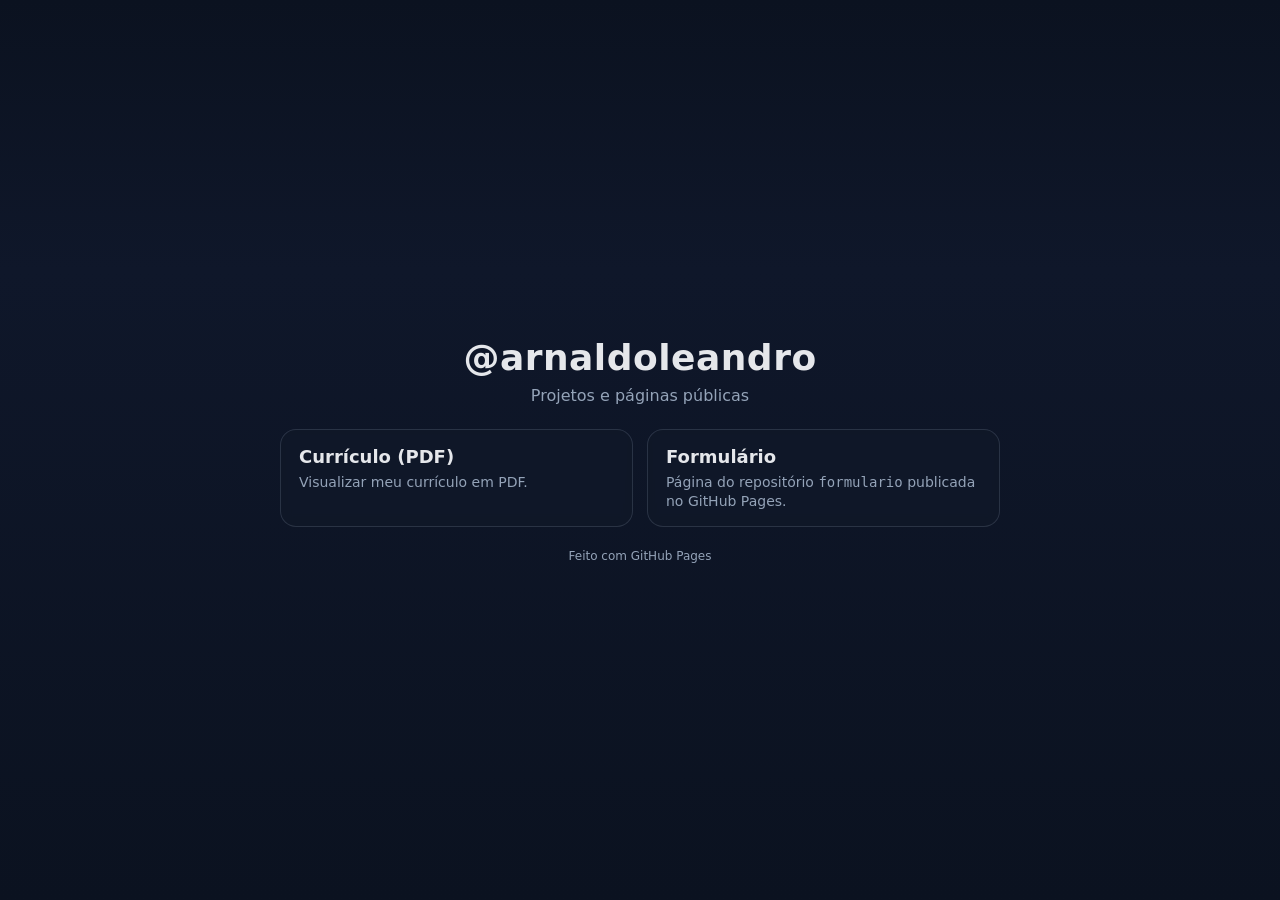
<file: index.html>
<!doctype html>
<html lang="pt-br">
<head>
  <meta charset="utf-8">
  <title>Arnaldo — Links</title>
  <meta name="viewport" content="width=device-width, initial-scale=1">
  <style>
    :root { --bg:#0f172a; --card:#111827; --fg:#e5e7eb; --muted:#94a3b8; }
    * { box-sizing:border-box; }
    body {
      margin:0; font-family:system-ui,-apple-system,Segoe UI,Roboto,Ubuntu,Arial;
      background:linear-gradient(180deg,#0b1220,#0f172a 30%,#0b1220);
      color:var(--fg); display:flex; min-height:100svh; align-items:center; justify-content:center; padding:24px;
    }
    .wrap { width:100%; max-width:720px; }
    header { text-align:center; margin-bottom:24px; }
    h1 { margin:0 0 8px; font-size:clamp(24px,4vw,36px); letter-spacing:.5px; }
    p.lead { margin:0; color:var(--muted); }
    .grid {
      display:grid; gap:14px;
      grid-template-columns:repeat(auto-fit,minmax(240px,1fr));
      margin-top:20px;
    }
    a.card {
      display:block; padding:16px 18px; text-decoration:none; color:inherit;
      background:rgba(17,24,39,.8); border:1px solid rgba(148,163,184,.2);
      border-radius:16px; backdrop-filter:saturate(140%) blur(6px);
      transition:.2s transform ease, .2s border-color ease, .2s box-shadow ease;
    }
    a.card:hover { transform:translateY(-2px); border-color:#94a3b8; box-shadow:0 8px 24px rgba(0,0,0,.35); }
    .card h2 { margin:0 0 6px; font-size:18px; }
    .card p { margin:0; color:var(--muted); font-size:14px; line-height:1.3; }
    footer { text-align:center; margin-top:22px; color:var(--muted); font-size:12px; }
  </style>
</head>
<body>
  <main class="wrap">
    <header>
      <h1>@arnaldoleandro</h1>
      <p class="lead">Projetos e páginas públicas</p>
    </header>

    <section class="grid">
      <a class="card" href="./resume.html">
        <h2>Currículo (PDF)</h2>
        <p>Visualizar meu currículo em PDF.</p>
      </a>

      <a class="card" href="https://arnaldoleandro.github.io/formulario/">
        <h2>Formulário</h2>
        <p>Página do repositório <code>formulario</code> publicada no GitHub Pages.</p>
      </a>

      <!-- Exemplo de novo link futuro:
      <a class="card" href="https://arnaldoleandro.github.io/outro-projeto/">
        <h2>Outro Projeto</h2>
        <p>Descrição curta do projeto.</p>
      </a>
      -->
    </section>

    <footer>Feito com GitHub Pages</footer>
  </main>
</body>
</html>
</file>
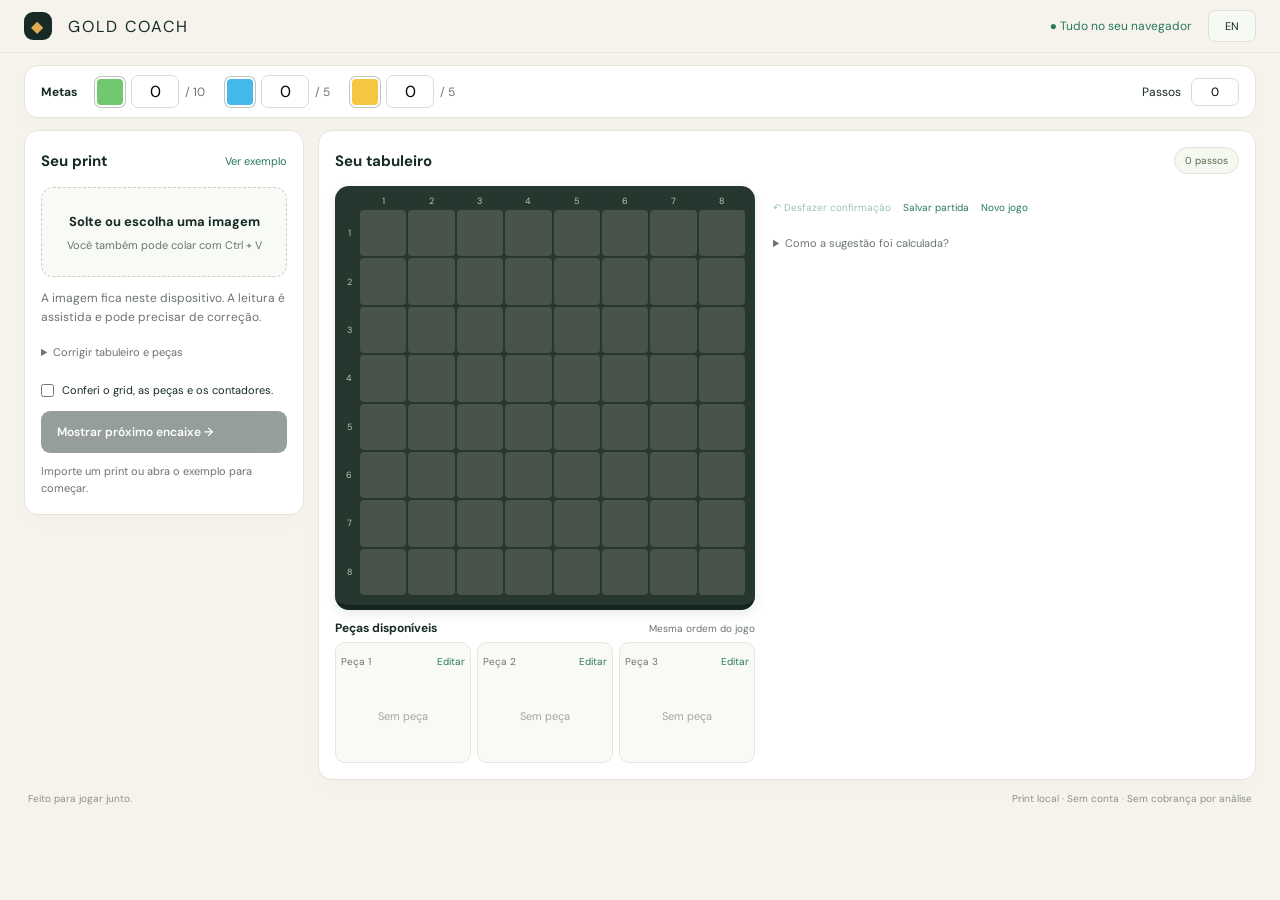
<file: gold-prospecting/index.html>
﻿<!doctype html>
<html lang="pt-BR">
<head><meta charset="utf-8"><meta name="viewport" content="width=device-width,initial-scale=1"><meta name="theme-color" content="#172a25"><title>Gold Coach · seu próximo encaixe</title><link rel="stylesheet" href="style.css"></head>
<body>
<header class="mast"><a class="brand" href="./"><span class="brand-mark">◆</span> GOLD <b>COACH</b></a><div class="mast-actions"><span class="local-badge">● Tudo no seu navegador</span><button id="language" class="secondary" aria-label="Change language">EN</button></div></header>
<main>
<section class="targets-bar card" aria-label="Confira as metas"><strong>Metas</strong><div id="goals" class="goals"></div><label class="moves-label">Passos <input id="moves" type="number" min="0" max="198" value="0"></label></section>
<div class="workspace">
<aside class="input-panel card">
<div class="section-title"><h2>Seu print</h2><button id="demo" class="text-button">Ver exemplo</button></div>
<label id="dropzone" class="dropzone" tabindex="0"><strong>Solte ou escolha uma imagem</strong><span>Você também pode colar com Ctrl + V</span><input id="file" type="file" accept="image/*"></label>
<div id="capture-panel" hidden><div class="capture-wrap"><canvas id="capture" aria-label="Print importado; clique para ajustar a área"></canvas></div><div class="capture-tools"><button id="calibrate" class="secondary">Ajustar área do grid</button><button id="clear-image" class="text-button">Remover print</button></div></div>
<p id="capture-note" class="muted">A imagem fica neste dispositivo. A leitura é assistida e pode precisar de correção.</p>
<details class="editing"><summary>Corrigir tabuleiro e peças</summary><div id="palette" class="palette"></div><button id="edit-board" class="secondary">Ativar edição do grid</button></details>
<label class="check"><input id="confirmed" type="checkbox"><span>Conferi o grid, as peças e os contadores.</span></label>
<button id="solve" class="primary" disabled>Mostrar próximo encaixe →</button>
<p id="status" role="status" aria-live="polite" class="status">Importe um print ou abra o exemplo para começar.</p>
</aside>
<section class="board-panel card"><div class="section-title"><h2>Seu tabuleiro</h2><span id="step-badge" class="pill">0 passos</span></div>
<div class="play-area"><div class="board-stage">
<div class="board-shell"><div id="board" class="board" role="grid" aria-label="Tabuleiro 8 por 8, linhas e colunas começam em 1"></div></div>
<div class="tray-header"><h3>Peças disponíveis</h3><span>Mesma ordem do jogo</span></div><div id="pieces" class="pieces"></div>
</div><div class="move-panel">
<div id="recommendation" class="recommendation" hidden><p id="result-kind" class="eyebrow">PRÓXIMA COLOCAÇÃO</p><h2 id="result-title"></h2><p id="result-text"></p><ul id="result-cells"></ul><div class="action-row"><button id="apply" class="primary">Já coloquei no jogo ✓</button><button id="hide" class="secondary">Ocultar destaque</button></div><p class="small muted">Confirme só depois de colocar a peça no jogo real. Se algo ficou diferente, importe o novo print e confira.</p></div>
<div class="board-footer"><button id="undo" class="text-button" disabled>↶ Desfazer confirmação</button><button id="export" class="text-button">Salvar partida</button><button id="reset" class="text-button">Novo jogo</button></div>
<details id="technical"><summary>Como a sugestão foi calculada?</summary><p class="muted small">DQN com busca de duas colocações e finalizador certificado. Usa só o grid e as peças visíveis. A primeira análise baixa o motor; as seguintes reutilizam o carregamento. É uma sugestão, sem garantia de mínimo global.</p><p id="output-empty" class="muted small">Nenhuma análise ainda.</p><pre id="output"></pre></details>
</div></div></section></div>
<footer class="footer"><span>Feito para jogar junto.</span><span>Print local · Sem conta · Sem cobrança por análise</span></footer></main>
<dialog id="piece-dialog" aria-labelledby="editor-title"><div id="piece-editor"><div class="section-title"><h2 id="editor-title">Editar peça</h2><button id="editor-close" class="text-button">Fechar</button></div><p class="muted">Escolha um formato e toque nos blocos para mudar a cor.</p><div class="piece-workspace"><section><h3>Formatos prontos</h3><div id="shape-picker" class="shape-picker"></div></section><section class="piece-painter"><h3>Cor dos blocos</h3><div id="piece-palette" class="palette"></div><div id="editor-grid" class="editor-grid"></div><div class="capture-tools"><button id="rotate-piece" class="secondary">Girar</button><button id="mirror-piece" class="secondary">Espelhar</button><button id="freehand" class="secondary" aria-pressed="false">Desenho livre</button></div><div class="capture-tools"><button id="editor-done" class="primary">Concluir peça</button><button id="editor-clear" class="text-button">Remover peça</button></div></section></div></div></dialog>
<script type="module" src="app.js"></script></body></html>
</file>
<file: gold-prospecting/style.css>
@import url('https://fonts.googleapis.com/css2?family=DM+Sans:wght@400;500;600;700&family=Manrope:wght@400;600;700;800&display=swap');
:root{--ink:#172a25;--muted:#6b746e;--paper:#f5f3ec;--gold:#e0ad52;--line:#e5e5da;--green:#28785c;font-family:'DM Sans',sans-serif;color:var(--ink);background:var(--paper);font-synthesis:none}*{box-sizing:border-box}body{margin:0}button,input,select{font:inherit}button{cursor:pointer}button:disabled{cursor:default;opacity:.45}button:focus-visible,input:focus-visible,summary:focus-visible,label:focus-visible,select:focus-visible{outline:3px solid #d0a13b;outline-offset:3px}.mast{display:flex;justify-content:space-between;align-items:center;max-width:1280px;padding:28px 40px;margin:auto;border-bottom:1px solid var(--line)}.brand{text-decoration:none;letter-spacing:2px;font-size:16px;color:var(--ink)}.brand b{font-weight:400}.brand-mark{display:inline-grid;place-items:center;background:var(--ink);color:var(--gold);border-radius:9px;width:32px;height:32px;margin-right:10px}.local-badge{font-size:12px;color:var(--green)}main{max-width:1280px;margin:auto;padding:36px 40px 20px}.intro{display:grid;grid-template-columns:1fr 1fr;align-items:end;margin:0 0 32px;gap:0 32px}.eyebrow{font-size:11px;letter-spacing:1.8px;font-weight:700}.intro .eyebrow{grid-column:1/-1;margin-top:0;color:#8a783c}h1{font:800 clamp(36px,4vw,54px)/1.08 Manrope,sans-serif;letter-spacing:-2px;margin:5px 0 0}h1 em{font-style:normal;color:var(--green)}.intro>p:last-child{max-width:350px;color:var(--muted);font-size:15px;line-height:1.7;margin:0 0 5px;justify-self:end}.workspace{display:grid;grid-template-columns:350px minmax(0,1fr);gap:24px;align-items:start}.card{background:#fff;border:1px solid var(--line);border-radius:20px;padding:24px;box-shadow:0 6px 24px #172a2504}.section-title{display:flex;align-items:center;gap:10px;margin-bottom:18px}.section-title h2{font-size:16px;margin:0;font-weight:700}.number{font-size:10px;letter-spacing:1px;color:#8b947f;border:1px solid var(--line);padding:5px;border-radius:6px}.section-title .text-button{margin-left:auto;font-size:11px}.dropzone{border:1.5px dashed #c9d0c5;border-radius:12px;display:flex;flex-direction:column;align-items:center;text-align:center;gap:10px;padding:24px 12px;background:#f8faf6;cursor:pointer}.dropzone.drag{border-color:var(--green);background:#e9f4eb}.dropzone input{display:none}.upload-icon{font-size:24px;line-height:1;border-radius:50%;background:#e6ede1;width:42px;height:42px;padding-top:8px}.dropzone strong{font-size:13px}.dropzone>span:last-of-type{font-size:11px;color:var(--muted)}.muted{font-size:12px;color:var(--muted);line-height:1.55}.small{font-size:11px}.divider{height:1px;background:var(--line);margin:24px 0}.goals{display:flex;flex-direction:column;gap:9px}.goal{display:flex;align-items:center;gap:8px}.goal select{flex:1;min-width:0;background:#f7f8f4;border:1px solid var(--line);border-radius:7px;padding:7px}.goal input,.moves-label input{width:54px;text-align:center;border:1px solid #d8ddd2;border-radius:7px;padding:7px}.goal span{font-size:12px;color:var(--muted)}.moves-label{display:flex;justify-content:space-between;align-items:center;font-size:12px;margin:16px 0 0}.check{display:flex;gap:8px;font-size:11px;line-height:1.5;margin:20px 0 14px;align-items:start}.check input{accent-color:var(--green);margin:2px 0 0}.primary{background:var(--ink);color:#fff;border:0;border-radius:9px;padding:13px 16px;font-weight:600;font-size:12px}.input-panel>.primary{width:100%;display:flex;justify-content:space-between}.primary:not(:disabled):hover{background:#2d4a3e}.secondary{border:1px solid #dbe1d5;background:#f7f9f4;border-radius:7px;padding:8px 10px;font-size:11px;color:var(--ink)}.text-button{background:none;border:0;padding:7px 0;color:var(--green);font-size:12px}.status{font-size:11px;line-height:1.6;margin-bottom:0;min-height:30px;color:var(--muted)}.status.error{color:#a23e2b}.pill{margin-left:auto;border:1px solid #dee5d9;background:#f5f8f0;border-radius:20px;padding:6px 10px;font-size:10px;color:#5b6b51}.board-shell{max-width:520px;margin:auto;background:#25372e;border-radius:14px;padding:14px 18px 18px 8px;border-bottom:5px solid #14251d;box-shadow:0 4px 12px #172a2519}.board{display:grid;grid-template-columns:22px repeat(8,minmax(0,1fr));gap:3px}.axis{display:flex;align-items:center;justify-content:center;font-size:10px;color:#bdc8b6;min-height:18px}.cell{padding:0;min-width:0;aspect-ratio:1;border:0;border-radius:4px;background:#485349;position:relative;display:grid;place-items:center}.board.edit .cell{cursor:crosshair}.cell .gem{width:62%;height:58%;background:var(--gem);clip-path:polygon(22% 0,78% 0,100% 35%,50% 100%,0 35%);box-shadow:inset 0 5px 8px #fff6}.cell.green{--gem:#228c46;background:linear-gradient(145deg,#c4edb2,#8ec783);box-shadow:inset 0 3px 0 #e3f8d6,inset 0 -3px 0 #6bac69}.cell.gold{--gem:#d37b20;background:linear-gradient(145deg,#ffe6a3,#f0c76a);box-shadow:inset 0 3px 0 #fff1c7,inset 0 -3px 0 #cd9b42}.cell.blue{--gem:#0879ac;background:linear-gradient(145deg,#97dcfa,#57b3ed);box-shadow:inset 0 3px 0 #c5f3ff,inset 0 -3px 0 #338abf}.cell.pink{--gem:#b33898;background:linear-gradient(145deg,#fac4e9,#d67ac2);box-shadow:inset 0 3px 0 #ffdef4,inset 0 -3px 0 #b85b9e}.cell.plain{background:linear-gradient(135deg,#f7d191,#eab775);box-shadow:inset 0 3px 0 #ffe6b7,inset 0 -3px 0 #c79a61}.cell.ghost{outline:3px solid #ffdf6c;outline-offset:-2px;z-index:1;animation:breathe 1.7s ease-in-out infinite}.cell.ghost:after{content:'+';position:absolute;right:2px;top:0;font-size:11px;font-weight:bold;color:#203927}.cell.clears{box-shadow:inset 0 0 0 2px #ffdc72}.tray-header{display:flex;align-items:center;justify-content:space-between;margin:22px 0 10px}.tray-header h3{margin:0;font-size:12px}.tray-header span{font-size:10px;color:var(--muted)}.pieces{display:grid;grid-template-columns:repeat(3,1fr);gap:10px}.piece-card{border:1px solid #e4e7dd;background:#f9faf6;border-radius:10px;padding:10px;text-align:center}.piece-card.chosen{border:2px solid #caa13e;background:#fff9e7;padding:9px}.piece-name{font-size:10px;color:var(--muted);display:flex;justify-content:space-between;align-items:center;gap:4px}.piece-name button{font-size:10px}.mini-piece{display:grid;gap:2px;justify-content:center;align-content:center;height:86px}.mini-piece .cell{width:22px;height:22px;aspect-ratio:auto}.mini-piece .cell.empty{background:transparent}.piece-empty{font-size:11px;color:#a0a89a;line-height:86px}.recommendation{margin-top:20px;padding:18px;border-radius:11px;background:#f1f7e9;border:1px solid #dce8cf}.recommendation h2{font-size:18px;margin:8px 0}.recommendation>p:not(.eyebrow){font-size:12px;line-height:1.6}.recommendation .eyebrow{color:#65854b;font-size:9px}.recommendation ul{list-style:none;padding:0;font-size:12px;line-height:1.9}.action-row{display:flex;gap:8px;flex-wrap:wrap}.board-footer{display:flex;gap:16px;flex-wrap:wrap;margin-top:15px;justify-content:center}.board-footer button{font-size:10px}.footer{display:flex;justify-content:space-between;gap:12px;padding:28px 4px 0;font-size:10px;color:#8b9285}details{font-size:11px;color:var(--muted);margin-top:15px}summary{cursor:pointer;padding:7px 0}pre{font:10px/1.6 monospace;white-space:pre-wrap;background:#f6f7f3;padding:10px;border-radius:7px;max-height:280px;overflow:auto}.palette{display:grid;grid-template-columns:repeat(3,1fr);gap:5px;margin-bottom:10px}.palette button{display:flex;align-items:center;gap:5px;padding:6px;border:1px solid #e2e6db;border-radius:5px;background:white;font-size:10px}.palette button.selected{border-color:var(--green);background:#edf6e8}.swatch{width:14px;height:14px;border-radius:3px;display:inline-block}.swatch.empty{background:#485349}.swatch.green{background:#91d087}.swatch.gold{background:#f2c66c}.swatch.blue{background:#5cbdee}.swatch.pink{background:#d884c6}.swatch.plain{background:#eec38a}.editor-grid{display:grid;grid-template-columns:repeat(5,1fr);gap:4px;max-width:200px;margin:10px 0}.editor-grid .cell{background-color:#ddd}.capture-wrap{margin-top:12px;max-height:300px;overflow:auto;background:#f0eee4;border-radius:8px;text-align:center}.capture-wrap canvas{display:block;max-width:100%;height:auto;margin:auto;touch-action:manipulation}.capture-tools{display:flex;align-items:center;gap:12px;flex-wrap:wrap;margin-top:8px}.editing h3{font-size:12px} [hidden]{display:none!important}@keyframes breathe{50%{filter:brightness(1.15)}}@media(prefers-reduced-motion:reduce){.cell.ghost{animation:none}}@media(max-width:850px){.workspace{grid-template-columns:300px minmax(0,1fr);gap:16px}.card{padding:18px}main{padding:25px 20px}.mast{padding:20px}.board-shell{padding:9px 9px 12px 4px}.board{gap:2px;grid-template-columns:17px repeat(8,minmax(0,1fr))}.mini-piece .cell{width:18px;height:18px}.intro{margin-bottom:24px}}@media(max-width:680px){.workspace{grid-template-columns:1fr}.intro{grid-template-columns:1fr}.intro>p:last-child{justify-self:start;margin-top:16px;max-width:100%;font-size:13px}.intro h1 br{display:none}.intro h1{font-size:38px}.local-badge{font-size:9px}.brand{font-size:12px;letter-spacing:1px}.brand-mark{width:26px;height:26px}.mast{padding:16px 20px}.card{border-radius:14px}.input-panel{order:0}.board-panel{order:1}.board-shell{max-width:420px}.board{gap:3px;grid-template-columns:20px repeat(8,minmax(0,1fr))}.goals{flex-direction:row;gap:5px}.goal{display:flex;flex-wrap:wrap;gap:4px;flex:1}.goal select{width:100%;font-size:11px;flex-basis:100%}.goal input{width:46px}.footer{flex-direction:column}.mini-piece .cell{width:22px;height:22px}}
/* Compact playing surface: targets above the board, advice beside it. */
.mast{max-width:1440px;padding:10px 24px}.mast-actions{display:flex;align-items:center;gap:16px}.brand-mark{width:28px;height:28px}.mast-actions button{min-width:48px}main{max-width:1440px;padding:12px 24px}.card{border-radius:14px;padding:16px}.targets-bar{display:flex;align-items:center;gap:18px;margin-bottom:12px;padding:9px 16px}.targets-bar>strong{font-size:12px}.goals{flex-direction:row;gap:20px}.goal{gap:6px}.goal select.goal-color{flex:none;width:30px;height:30px;padding:0;appearance:none;color:transparent;border:2px solid #ffffff;border-radius:6px;box-shadow:0 0 0 1px #bec8ba;cursor:pointer}.goal select option{color:var(--ink);background:white}.goal-color.green{background:#72c86e}.goal-color.gold{background:#f5c641}.goal-color.blue{background:#42b8ed}.goal-color.pink{background:#e77dc6}.goal input,.moves-label input{width:48px;padding:5px}.moves-label{gap:10px;margin:0 0 0 auto;white-space:nowrap}.workspace{grid-template-columns:280px minmax(0,1fr);gap:14px}.section-title{margin-bottom:12px}.section-title h2{font-size:15px}.dropzone{padding:18px 8px;gap:8px;min-height:90px;justify-content:center}.check{margin:16px 0 12px}.play-area{display:grid;grid-template-columns:minmax(0,420px) minmax(210px,1fr);gap:18px}.board-stage{min-width:0}.board-shell{width:100%;max-width:min(420px,calc(100dvh - 300px));padding:8px 10px 10px 5px}.board{gap:2px;grid-template-columns:18px repeat(8,minmax(0,1fr))}.axis{min-height:14px;font-size:9px}.tray-header{margin:10px 0 6px}.pieces{gap:6px}.piece-card{padding:5px}.piece-card.chosen{padding:4px}.piece-name{font-size:10px}.mini-piece{height:82px}.mini-piece .cell{width:15px;height:15px}.piece-empty{line-height:82px}.recommendation{margin:0;padding:12px}.recommendation h2{font-size:16px}.recommendation>p:not(.eyebrow){font-size:11px;line-height:1.5}.recommendation ul{font-size:11px;line-height:1.7;margin:10px 0}.action-row{gap:6px}.action-row .primary{padding:11px}.board-footer{justify-content:flex-start;gap:12px;margin-top:8px}.footer{padding-top:12px}.capture-wrap{max-height:160px;overflow:auto}.capture-wrap canvas{max-height:160px;width:auto;max-width:100%;height:auto}.capture-tools{gap:8px}.capture-tools .secondary{padding:6px;font-size:10px}details{margin-top:8px}.status{margin-top:10px}.move-panel{min-width:0}pre{max-height:160px}dialog{color:var(--ink);border:1px solid var(--line);border-radius:16px;padding:20px;width:min(780px,94vw);max-height:92dvh;overflow:auto;box-shadow:0 20px 100px #172a2540}dialog::backdrop{background:#172a2570}dialog .section-title{justify-content:space-between}dialog h3{font-size:12px}.piece-workspace{display:grid;grid-template-columns:1fr 1fr;gap:24px}.shape-picker{display:grid;grid-template-columns:repeat(5,1fr);gap:6px;max-height:360px;overflow:auto;padding:3px}.shape-option{display:grid;place-items:center;height:58px;padding:5px;border:1px solid #dbe1d5;border-radius:7px;background:#f8faf6}.shape-option[aria-pressed=true]{outline:2px solid var(--green);background:#e5f2df}.shape-mini{display:grid;grid-template-columns:repeat(5,8px);grid-template-rows:repeat(5,8px);gap:1px}.shape-mini>span{background:#d7ac69;border-radius:1px;box-shadow:inset 0 1px #ffe5b2}.editor-grid{width:240px;max-width:100%;margin:14px auto}.editor-grid .cell{min-height:36px}.editor-grid .cell.empty{opacity:0;pointer-events:none}.editor-grid.freehand .cell.empty{opacity:1;pointer-events:auto;background:#e4e8df;border:1px dashed #bdc8b5}.editor-grid .cell:disabled{opacity:1}.piece-painter .palette{grid-template-columns:repeat(3,1fr)}#freehand[aria-pressed=true]{background:#dfefd6;border-color:var(--green)}
@media(min-width:1100px) and (max-height:800px){.board-shell{max-width:360px}.mini-piece{height:76px}.piece-empty{line-height:76px}.card{padding:12px}.recommendation>p{margin:8px 0}.recommendation ul{margin:7px 0}.footer{padding-top:8px}}
@media(max-width:1100px){.workspace{grid-template-columns:250px minmax(0,1fr)}.play-area{grid-template-columns:1fr}.move-panel{max-width:480px;margin:auto;width:100%}.board-shell{max-width:400px}.recommendation{margin-top:8px}}
@media(max-width:680px){.mast{padding:9px 12px}.local-badge{display:none}main{padding:10px}.targets-bar{gap:8px;flex-wrap:wrap;padding:9px}.goals{gap:10px;flex:1}.goal{flex:none;flex-wrap:nowrap}.goal select.goal-color{flex-basis:auto;width:24px;height:26px}.goal input{width:36px;padding:4px}.goal span{font-size:11px}.moves-label{font-size:11px;gap:5px}.moves-label input{width:40px}.targets-bar>strong{display:none}.workspace{grid-template-columns:1fr}.input-panel{padding:12px}.dropzone{min-height:62px;padding:10px}.input-panel .muted{font-size:10px;margin:8px 0}.check{margin:10px 0}.board-shell{max-width:400px}.play-area{gap:6px}.mini-piece .cell{width:17px;height:17px}.mini-piece{height:90px}.piece-empty{line-height:90px}.piece-workspace{grid-template-columns:1fr;gap:8px}.shape-picker{grid-template-columns:repeat(6,1fr);max-height:155px}.shape-option{height:50px;padding:2px}.shape-mini{grid-template-columns:repeat(5,6px);grid-template-rows:repeat(5,6px)}.piece-painter h3{margin:8px 0}.editor-grid{width:190px;margin:8px auto}.editor-grid .cell{min-height:30px}dialog{padding:12px}.footer{flex-direction:column;gap:5px}}
.editor-grid .cell.empty:disabled{opacity:0}.editor-grid.freehand .cell.empty:disabled{opacity:1}
@media(max-width:410px){.goals{gap:7px;flex:none}.goal{gap:3px}.goal input{width:32px}.moves-label{gap:3px;margin-left:auto}.moves-label input{width:34px}.targets-bar{gap:6px}}
.goal input,.moves-label input{appearance:textfield;-moz-appearance:textfield}.goal input::-webkit-inner-spin-button,.goal input::-webkit-outer-spin-button,.moves-label input::-webkit-inner-spin-button,.moves-label input::-webkit-outer-spin-button{-webkit-appearance:none;margin:0}#output:empty{display:none}
</file>
